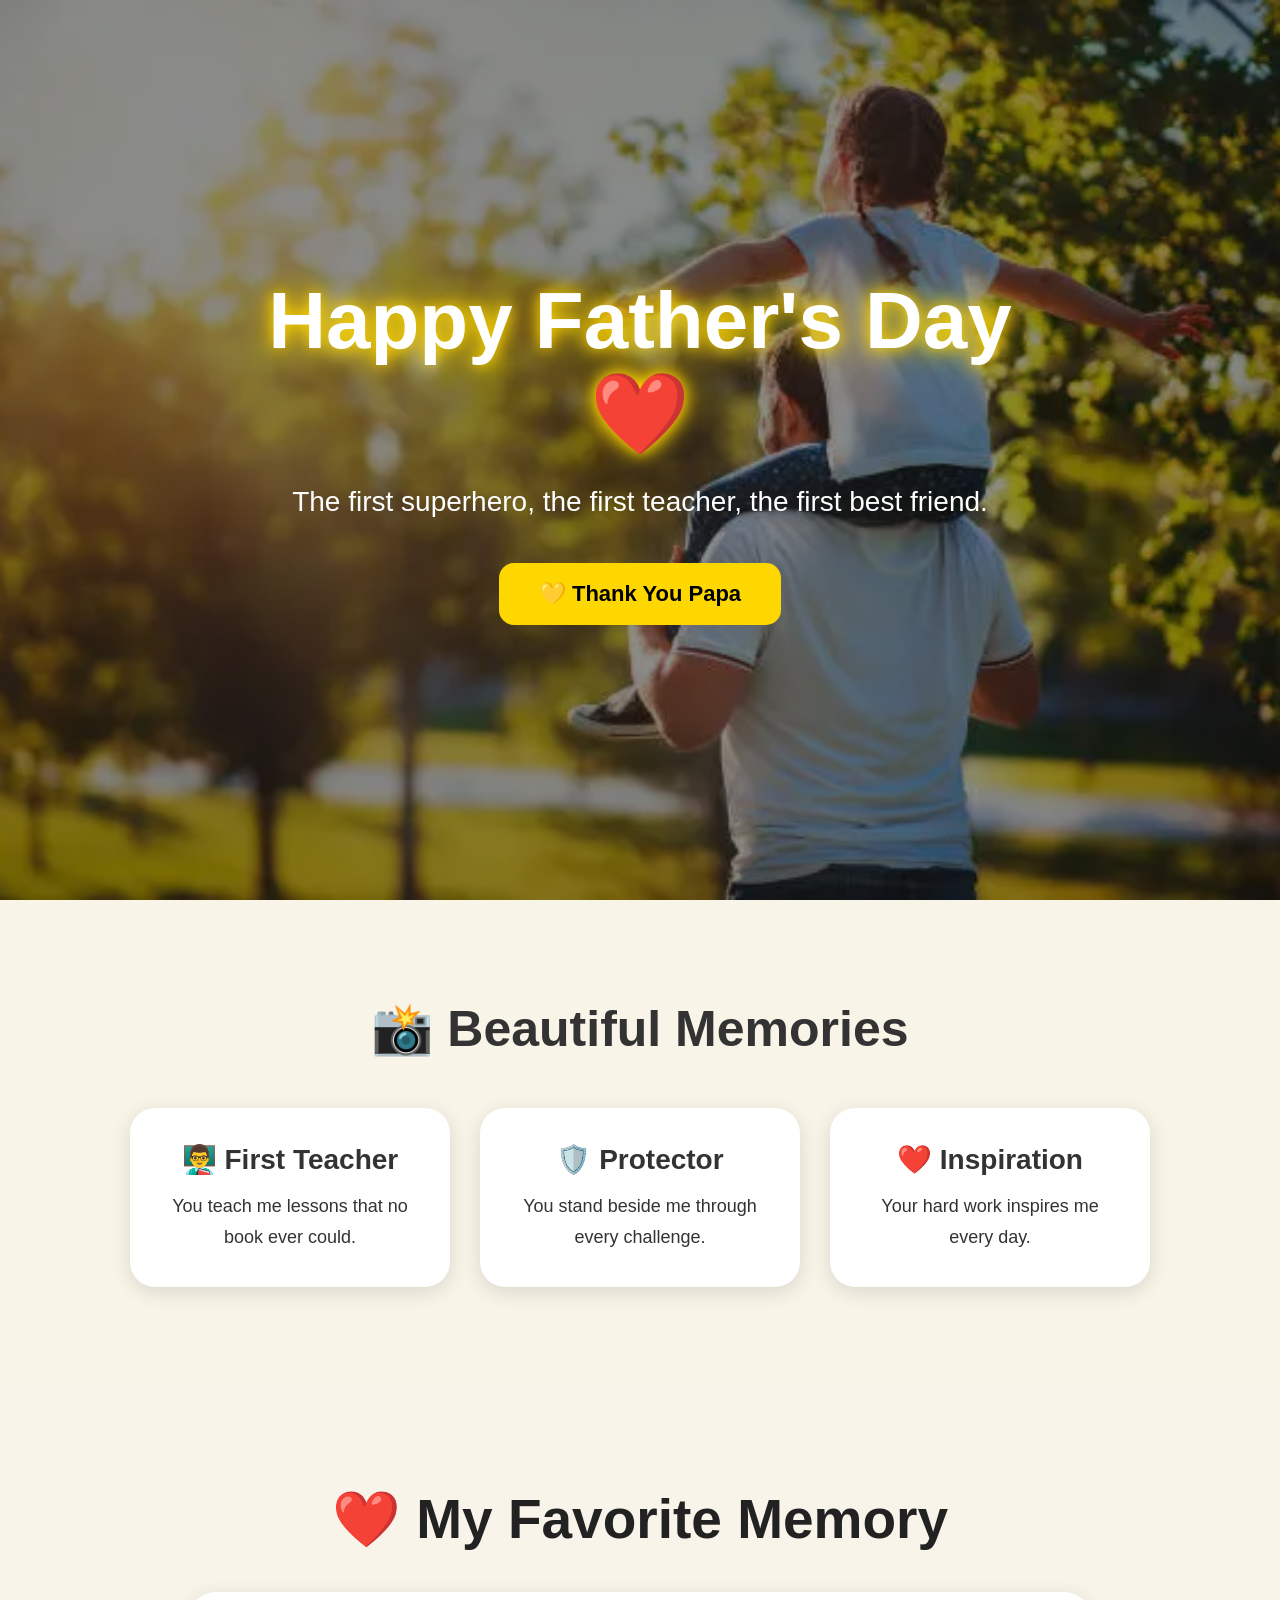
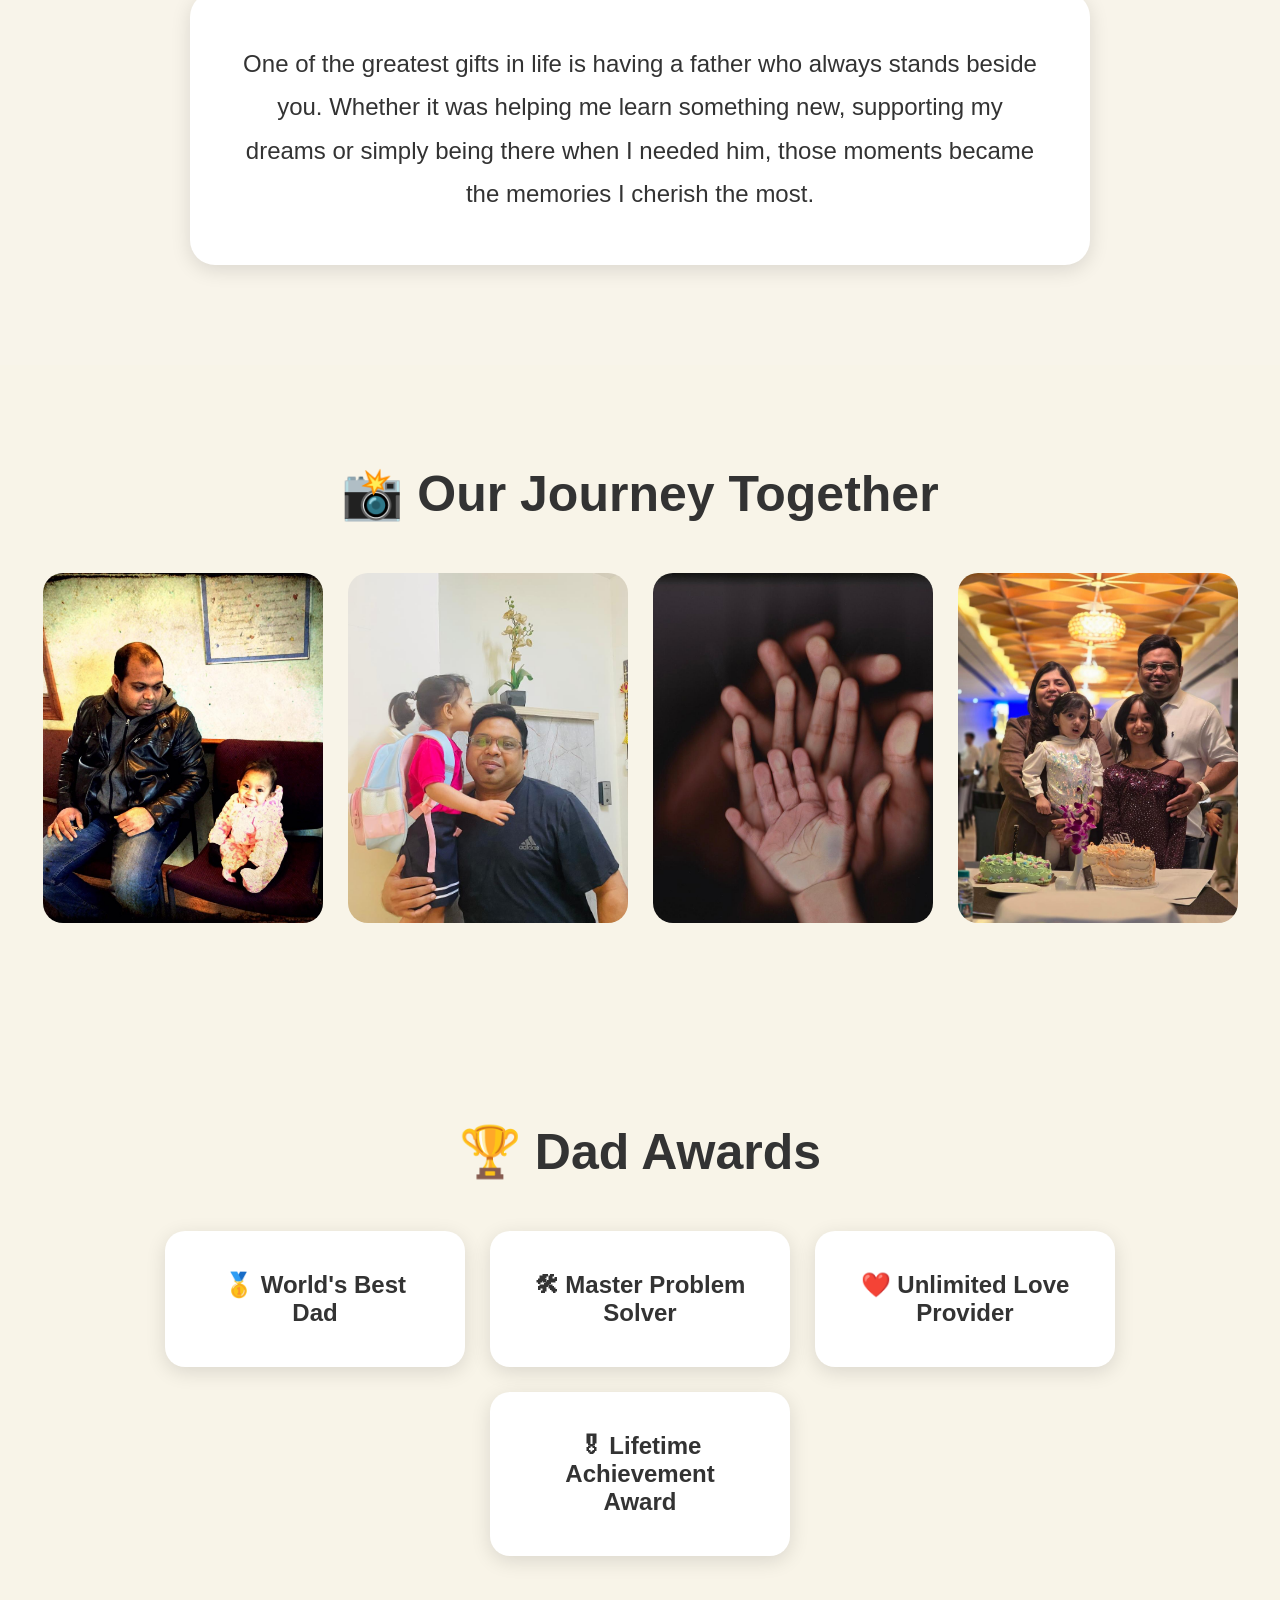
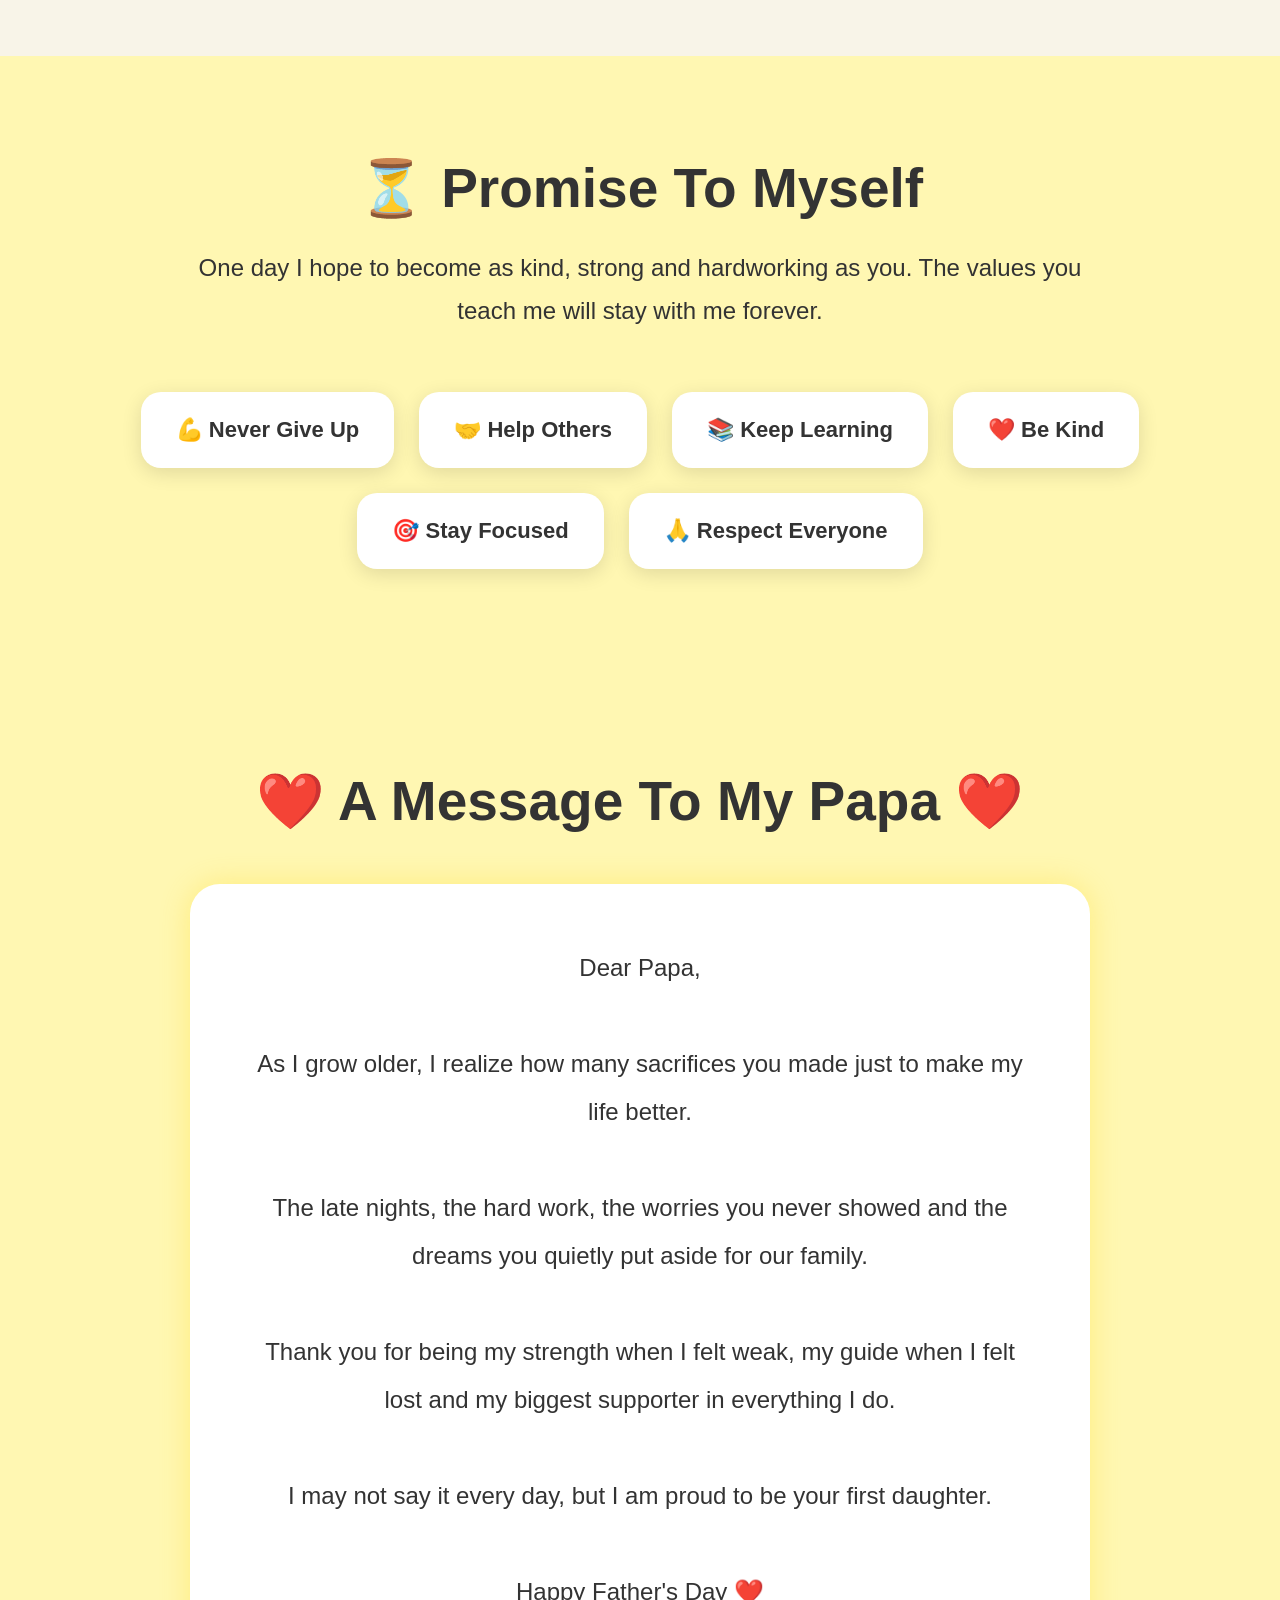
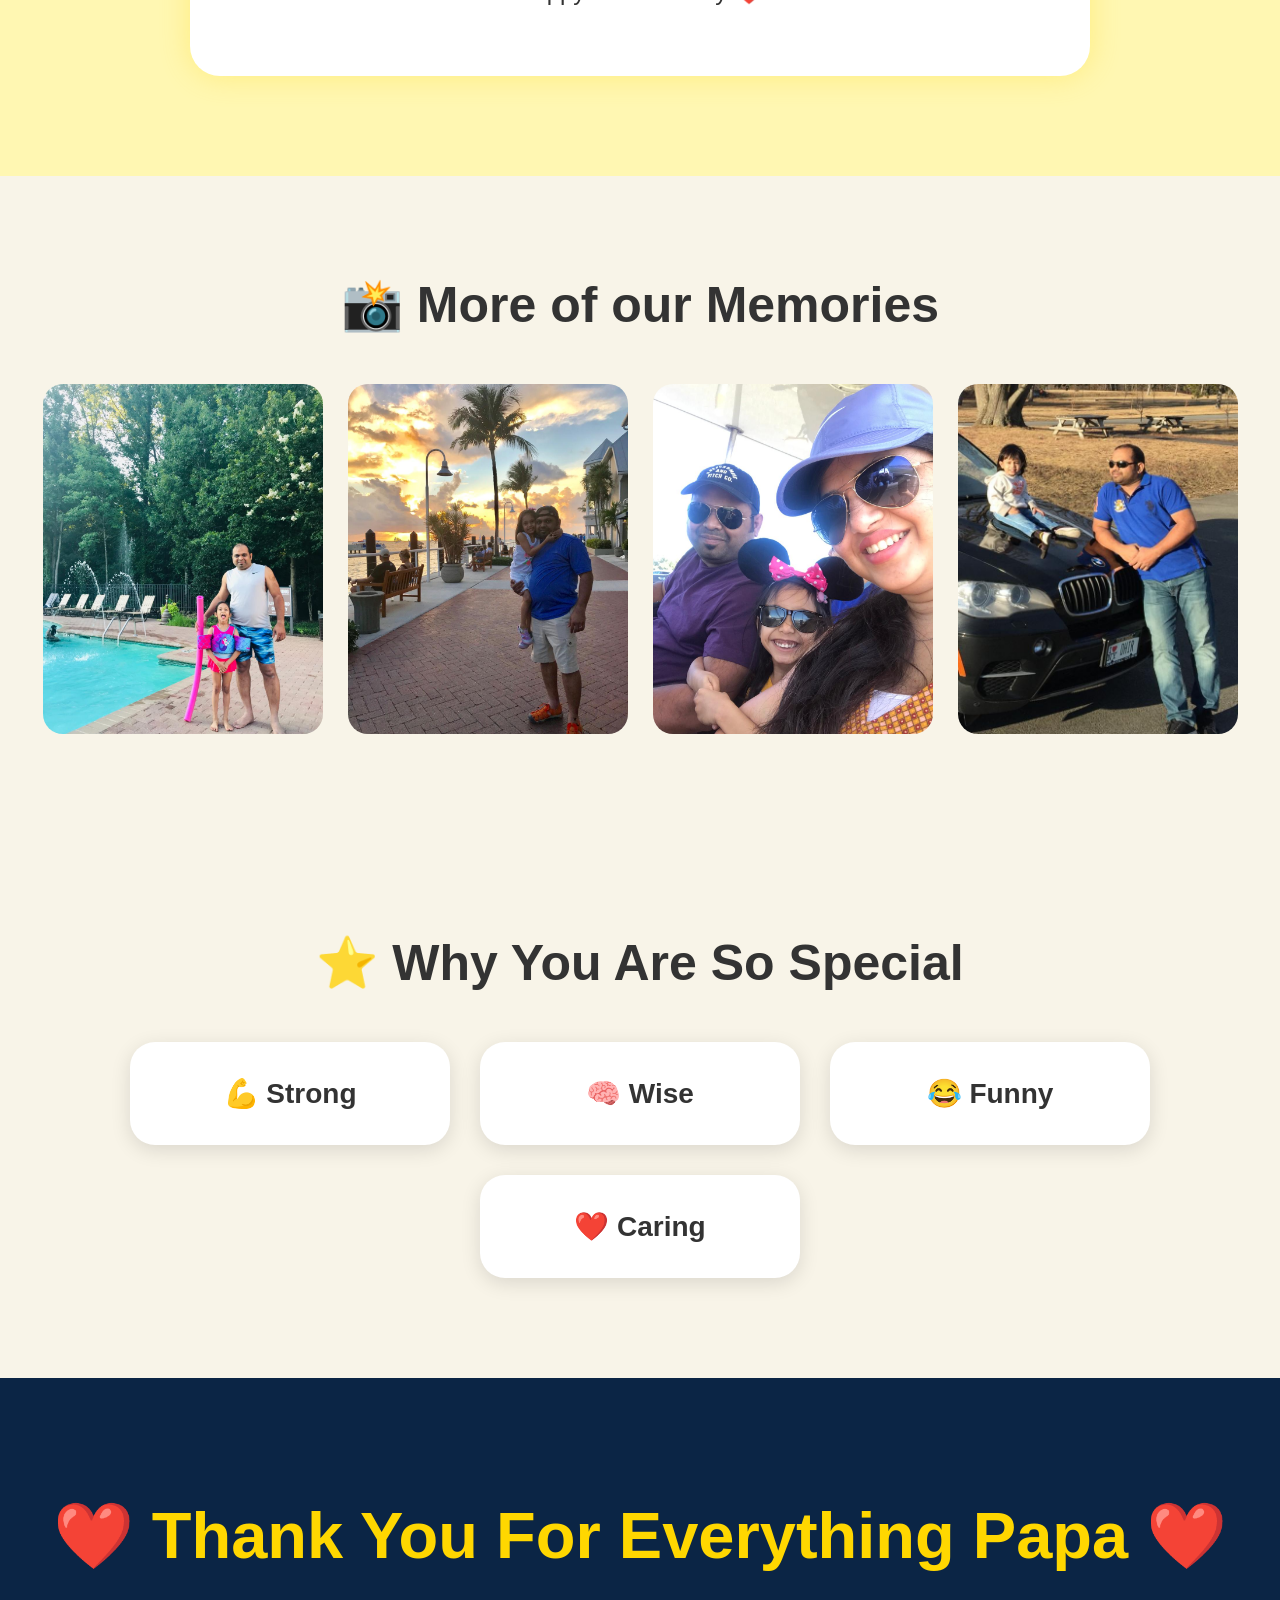
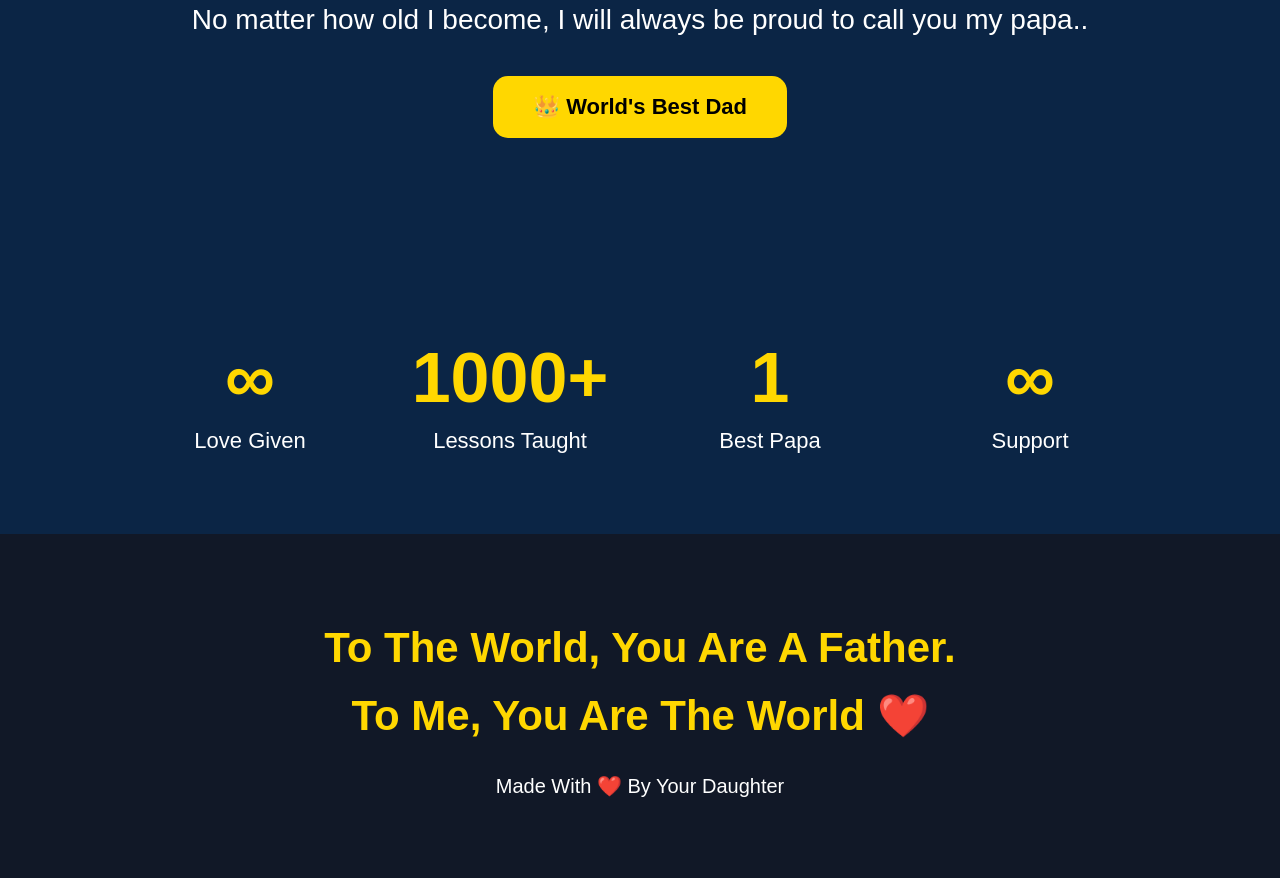
<file: index.html>
<!DOCTYPE html>
<html lang="en">

<head>
    <meta charset="UTF-8">
    <meta name="viewport" content="width=device-width, initial-scale=1.0">
    <title>Happy Father's Day ❤️</title>
    <link rel="stylesheet" href="Father.css">
</head>

<body>
    <section class="hero">
        <div class="overlay">
            <h1>Happy Father's Day ❤️</h1>
            <p>
                The first superhero, the first teacher,
                the first best friend.
            </p>

            <button onclick="openLovePopup()">
                💛 Thank You Papa
            </button>
        </div>
    </section>

    <section class="memories">
        <h2>📸 Beautiful Memories</h2>
        <div class="cards">
            <div class="card">
                <h3>👨‍🏫 First Teacher</h3>
                <p>
                    You teach me lessons that no book ever could.
                </p>
            </div>

            <div class="card">
                <h3>🛡️ Protector</h3>
                <p>
                    You stand beside me through every challenge.
                </p>
            </div>

            <div class="card">
                <h3>❤️ Inspiration</h3>
                <p>
                    Your hard work inspires me every day.
                </p>
            </div>
        </div>
    </section>

    <section class="memory-story">
        <h2>❤️ My Favorite Memory</h2>
        <div class="story-box">
            <p>
                One of the greatest gifts in life is having a father who
                always stands beside you.

                Whether it was helping me learn something new,
                supporting my dreams or simply being there when I needed him,
                those moments became the memories I cherish the most.
            </p>
        </div>
    </section>

    <section class="gallery">
        <h2>📸 Our Journey Together</h2>

        <div class="gallery-container">
            <img src="Dad1.jpeg">
            <img src="Dad2.jpeg">
            <img src="Dad3.jpeg">
            <img src="Dad4.jpeg">
        </div>
    </section>

    <section class="awards">
        <h2>🏆 Dad Awards</h2>
        <div class="award-cards">
            <div class="award-card">
                🥇 World's Best Dad
            </div>

            <div class="award-card">
                🛠 Master Problem Solver
            </div>

            <div class="award-card">
                ❤️ Unlimited Love Provider
            </div>

            <div class="award-card">
                🎖 Lifetime Achievement Award
            </div>
        </div>
    </section>

    <section class="dad-values">
        <h2>⏳ Promise To Myself</h2>
        <p class="promise-text">
            One day I hope to become as kind, strong and hardworking
            as you. The values you teach me will stay with me forever.
        </p>

        <div class="values-container">
            <div class="value-card">💪 Never Give Up</div>
            <div class="value-card">🤝 Help Others</div>
            <div class="value-card">📚 Keep Learning</div>
            <div class="value-card">❤️ Be Kind</div>
            <div class="value-card">🎯 Stay Focused</div>
            <div class="value-card">🙏 Respect Everyone</div>
        </div>
    </section>

    <section class="emotional-section">
        <h2>❤️ A Message To My Papa ❤️</h2>

        <div class="emotional-box">
            <p>
                Dear Papa,
                <br><br>
                As I grow older, I realize how many sacrifices you made
                just to make my life better.
                <br><br>
                The late nights, the hard work, the worries you never
                showed and the dreams you quietly put aside for our family.
                <br><br>
                Thank you for being my strength when I felt weak,
                my guide when I felt lost and my biggest supporter
                in everything I do.
                <br><br>
                I may not say it every day,
                but I am proud to be your first daughter.
                <br><br>
                Happy Father's Day ❤️
            </p>
        </div>
    </section>

    <section class="gallery">
        <h2>📸 More of our Memories</h2>

        <div class="gallery-container">
            <img src="Dad5.jpeg">
            <img src="Dad6.jpeg">
            <img src="Dad7.jpeg">
            <img src="Dad8.jpeg">
        </div>
    </section>

    <section class="special">
        <h2>⭐ Why You Are So Special</h2>
        <div class="cards">
            <div class="card">💪 Strong</div>
            <div class="card">🧠 Wise</div>
            <div class="card">😂 Funny</div>
            <div class="card">❤️ Caring</div>
        </div>
    </section>

    <section class="final-thanks">
        <h1>❤️ Thank You For Everything Papa ❤️</h1>

        <p>
            No matter how old I become,
            I will always be proud to call you my papa..
        </p>

        <button>
            👑 World's Best Dad
        </button>
    </section>

    <section class="impact">
        <div class="impact-box">
            <h1>∞</h1>
            <p>Love Given</p>
        </div>

        <div class="impact-box">
            <h1>1000+</h1>
            <p>Lessons Taught</p>
        </div>

        <div class="impact-box">
            <h1>1</h1>
            <p>Best Papa</p>
        </div>

        <div class="impact-box">
            <h1>∞</h1>
            <p>Support</p>
        </div>
    </section>

    <footer>
        <h2>
            To The World, You Are A Father.
            <br>
            To Me, You Are The World ❤️
        </h2>
        <p>
            Made With ❤️ By Your Daughter
        </p>
    </footer>

    <div class="popup" id="lovePopup">
        <div class="popup-content">
            <span class="close" onclick="closeLovePopup()">
                ×
            </span>

            <h2>❤️ Thank You Dad ❤️</h2>
            <p>
                You are my first hero,
                my greatest teacher
                and my forever inspiration.
                <br><br>
                Happy Father's Day 💛
            </p>
        </div>
    </div>

    <script src="Father.js"></script>
</body>
</html>
</file>
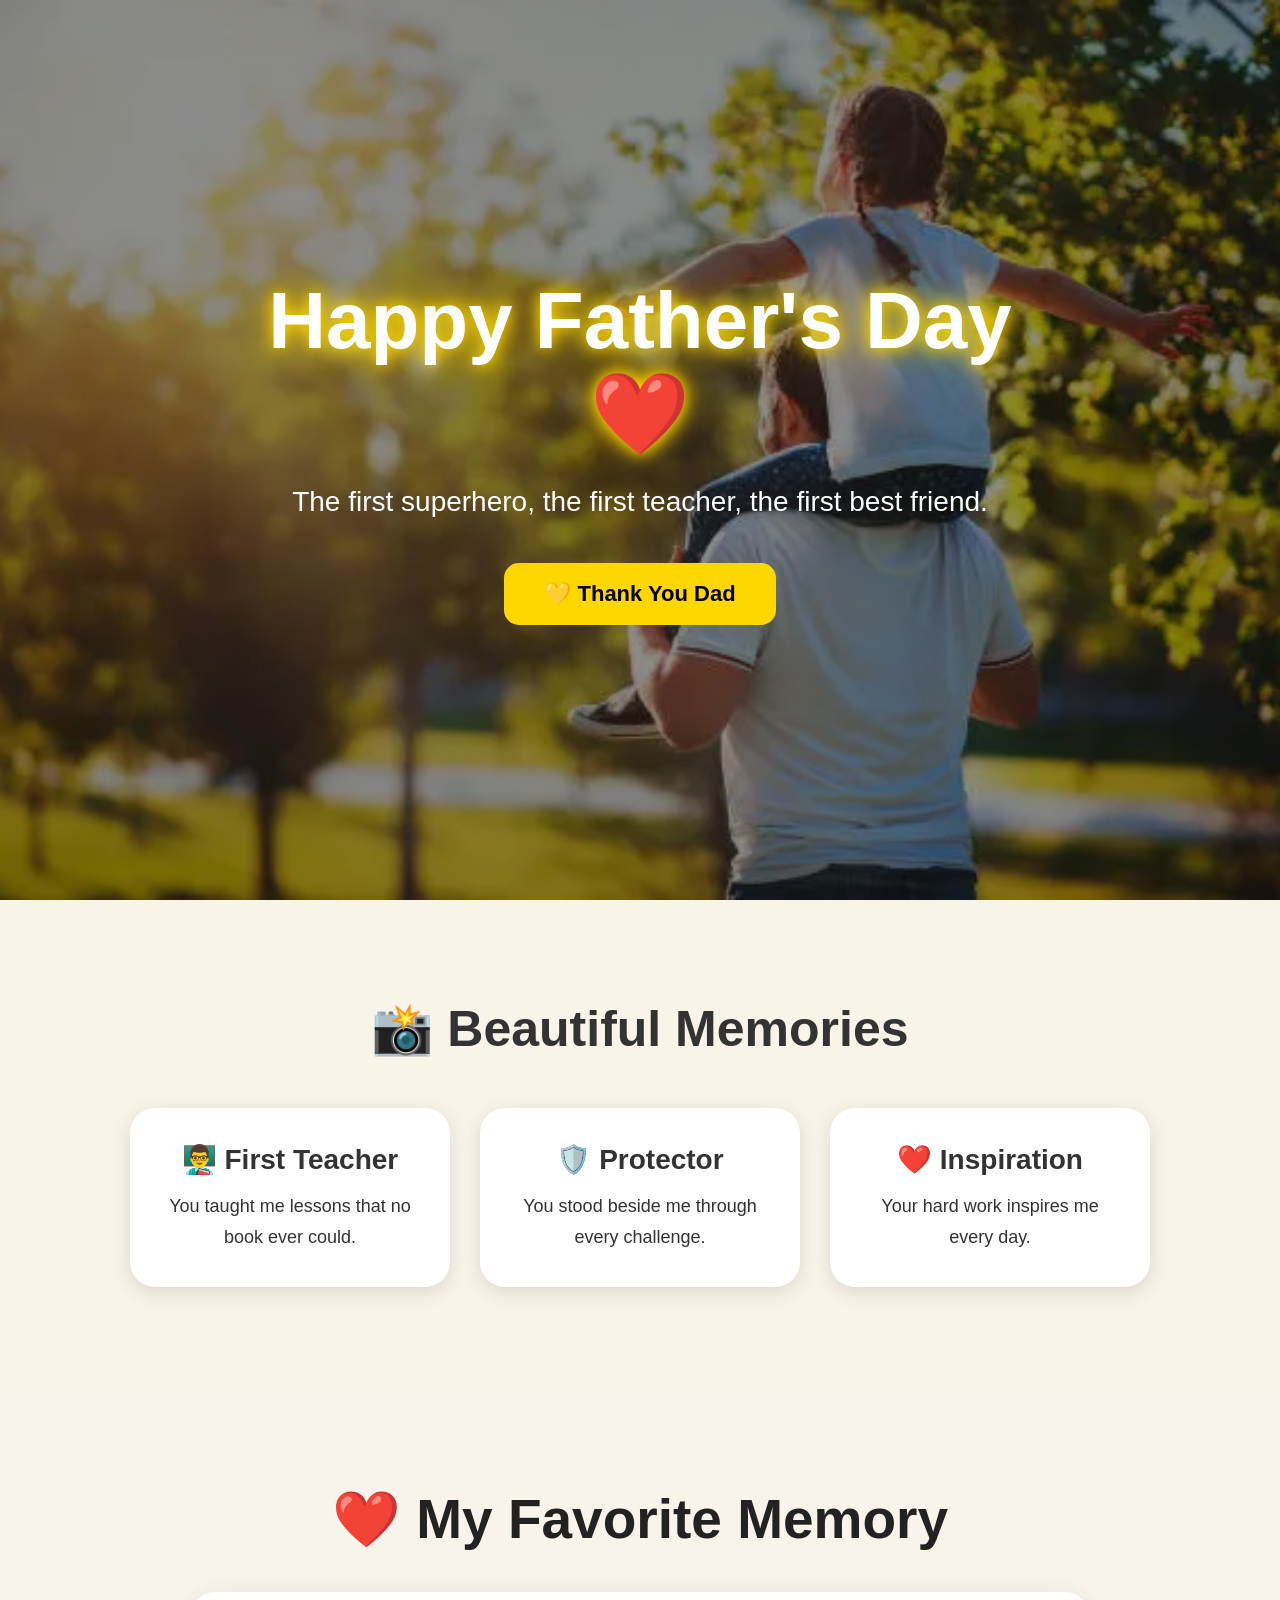
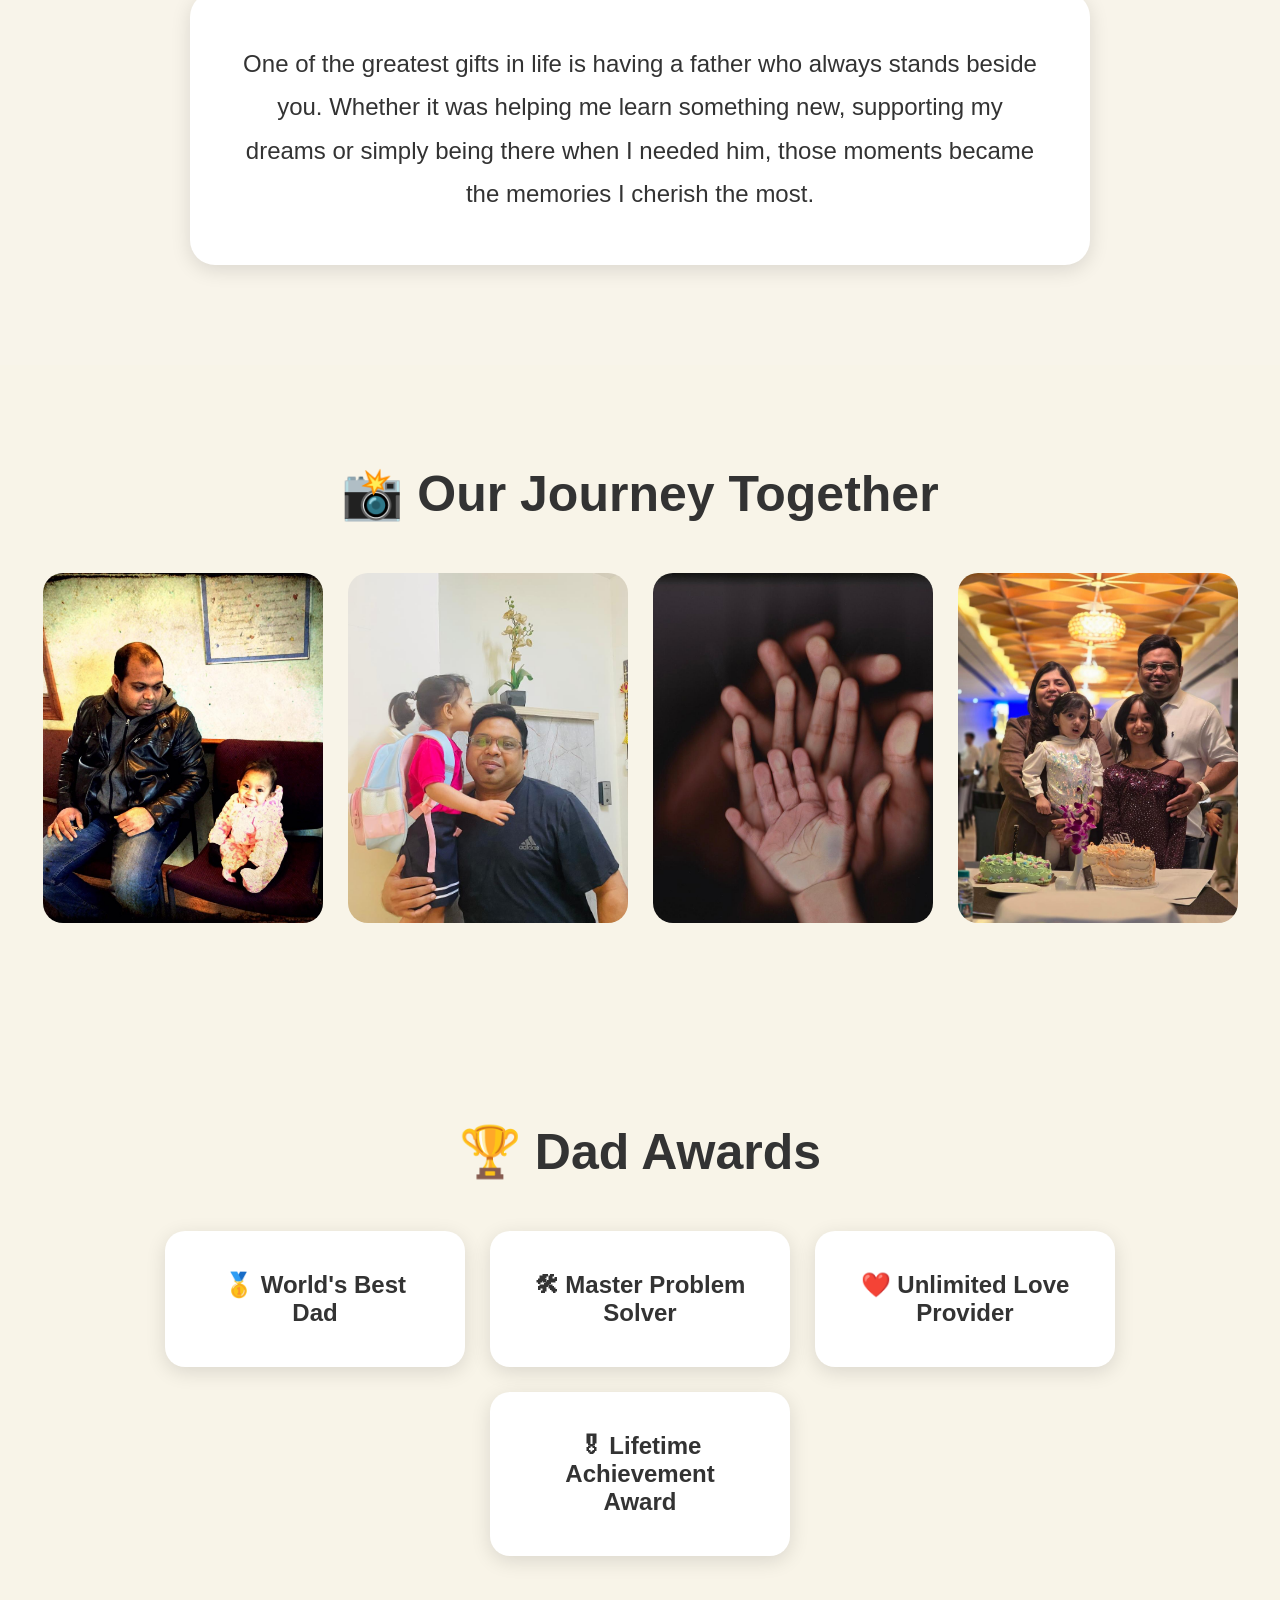
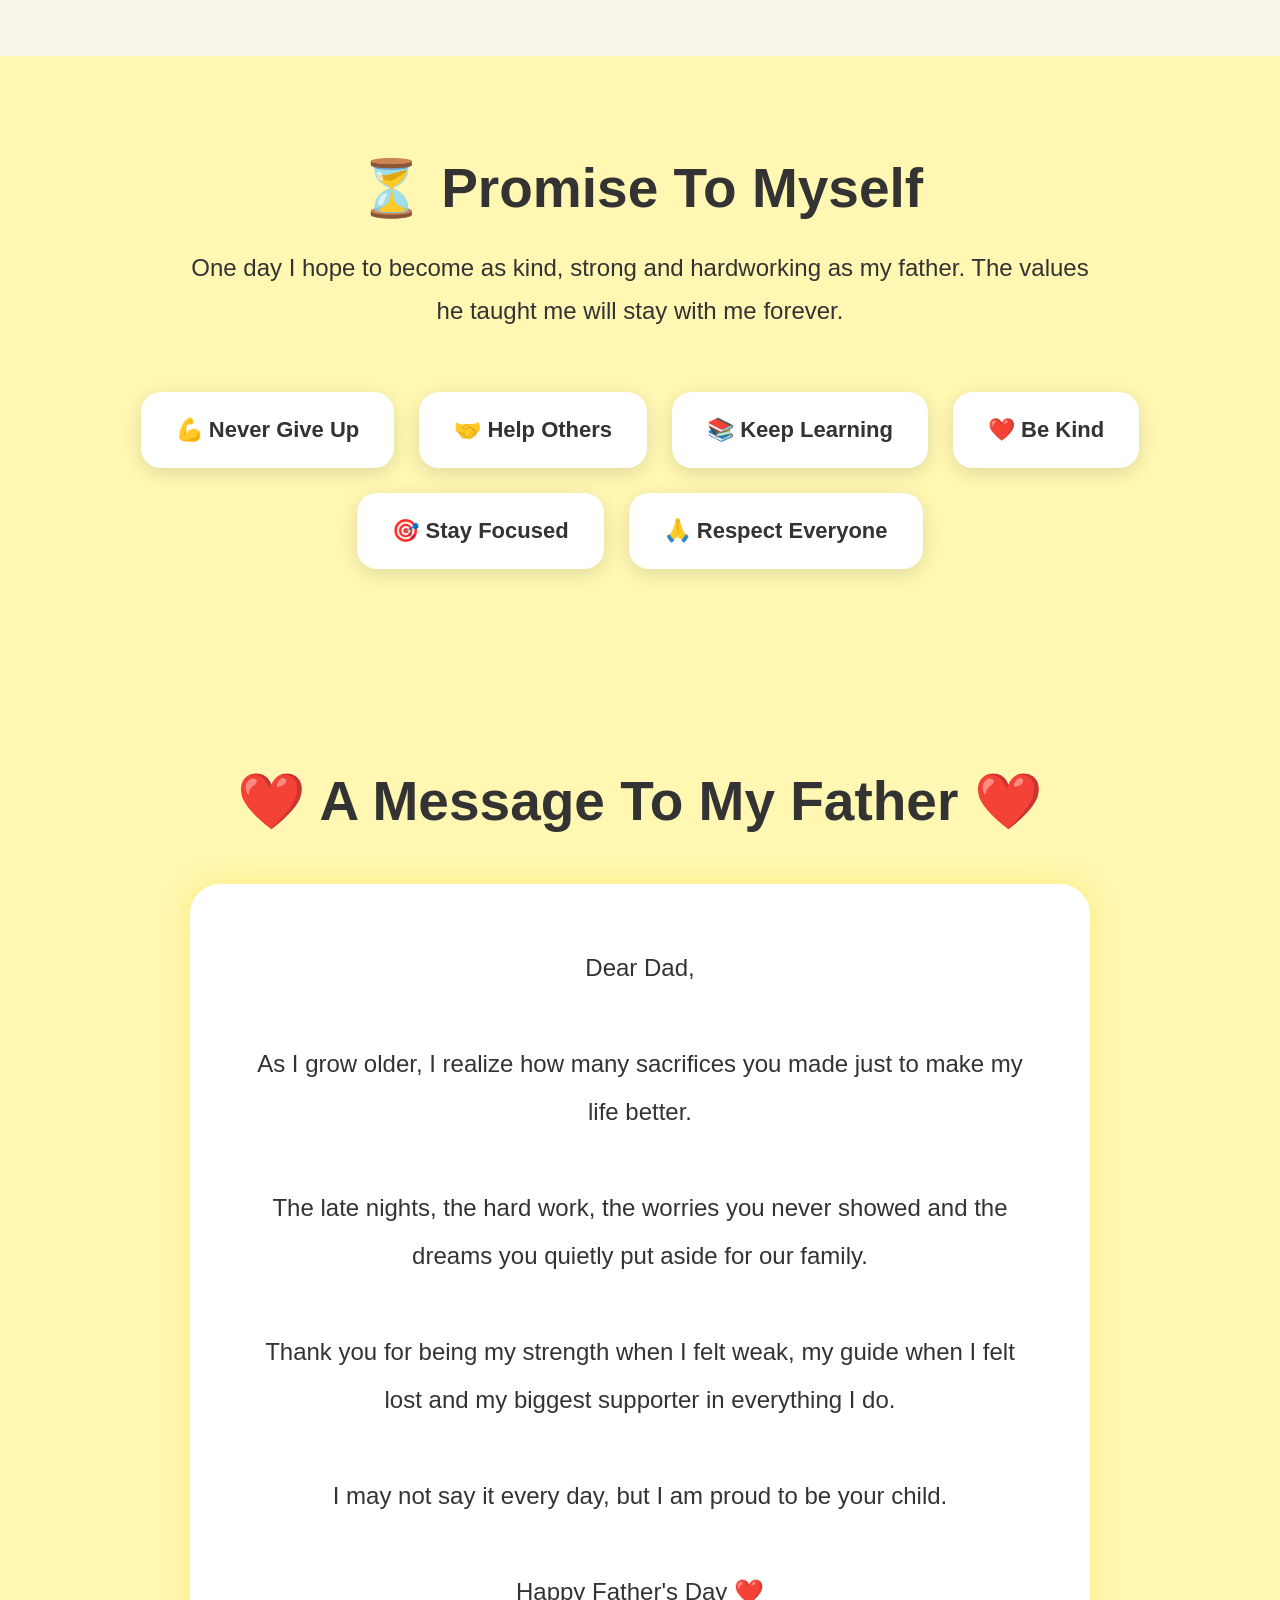
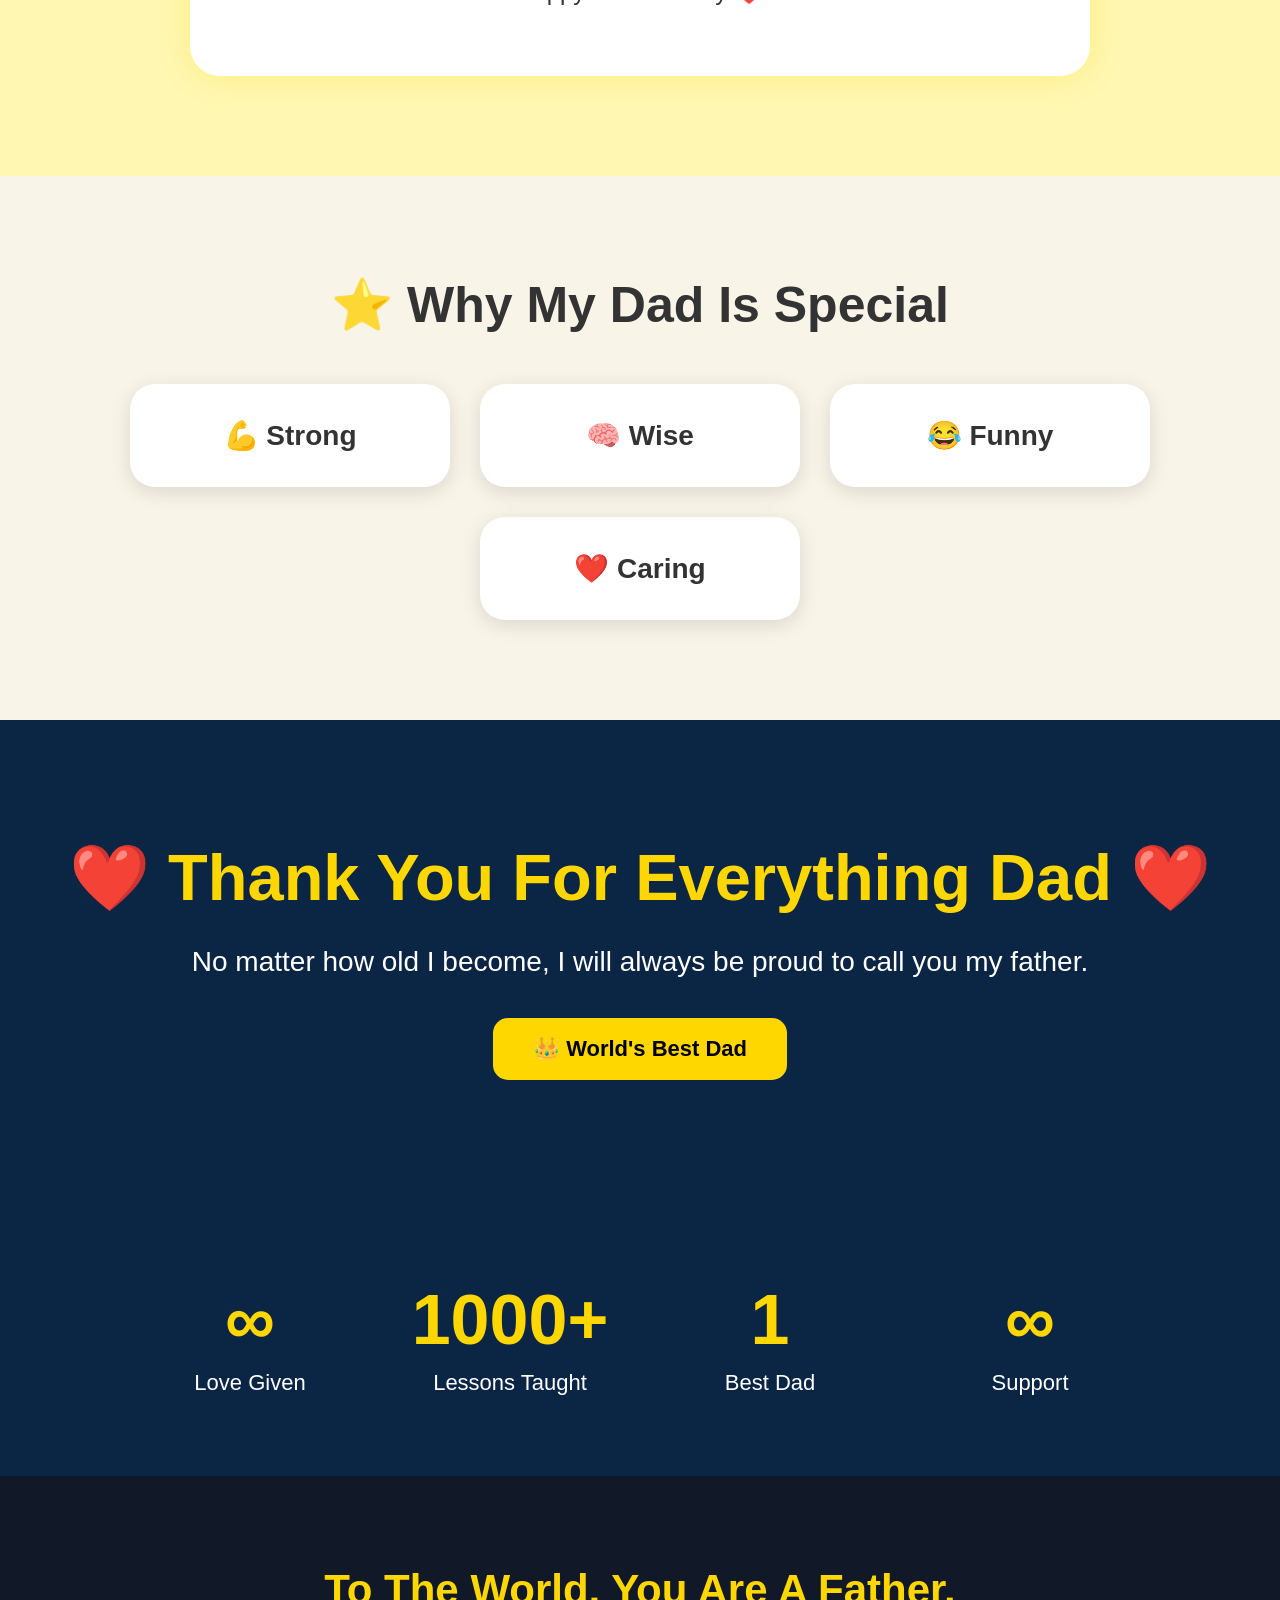
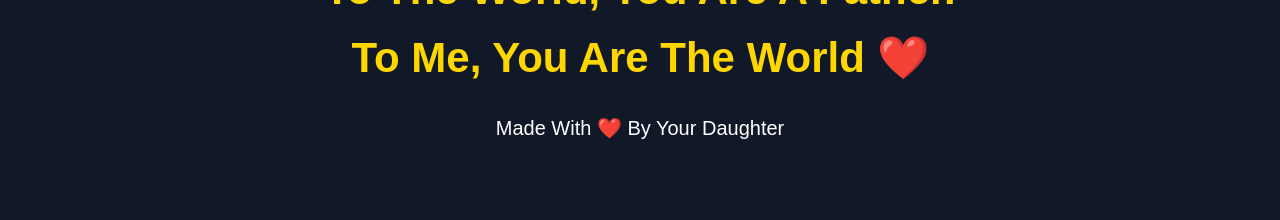
<file: Father.html>
<!DOCTYPE html>
<html lang="en">

<head>
    <meta charset="UTF-8">
    <meta name="viewport" content="width=device-width, initial-scale=1.0">
    <title>Happy Father's Day ❤️</title>
    <link rel="stylesheet" href="Father.css">
</head>

<body>
    <section class="hero">
        <div class="overlay">
            <h1>Happy Father's Day ❤️</h1>
            <p>
                The first superhero, the first teacher,
                the first best friend.
            </p>

            <button onclick="openLovePopup()">
                💛 Thank You Dad
            </button>
        </div>
    </section>

    <section class="memories">
        <h2>📸 Beautiful Memories</h2>
        <div class="cards">
            <div class="card">
                <h3>👨‍🏫 First Teacher</h3>
                <p>
                    You taught me lessons that no book ever could.
                </p>
            </div>

            <div class="card">
                <h3>🛡️ Protector</h3>
                <p>
                    You stood beside me through every challenge.
                </p>
            </div>

            <div class="card">
                <h3>❤️ Inspiration</h3>
                <p>
                    Your hard work inspires me every day.
                </p>
            </div>
        </div>
    </section>

    <section class="memory-story">
        <h2>❤️ My Favorite Memory</h2>
        <div class="story-box">
            <p>
                One of the greatest gifts in life is having a father who
                always stands beside you.

                Whether it was helping me learn something new,
                supporting my dreams or simply being there when I needed him,
                those moments became the memories I cherish the most.
            </p>
        </div>
    </section>

    <section class="gallery">
        <h2>📸 Our Journey Together</h2>

        <div class="gallery-container">
            <img src="Dad1.jpeg">
            <img src="Dad2.jpeg">
            <img src="Dad3.jpeg">
            <img src="Dad4.jpeg">
        </div>
    </section>

    <section class="awards">
        <h2>🏆 Dad Awards</h2>
        <div class="award-cards">
            <div class="award-card">
                🥇 World's Best Dad
            </div>

            <div class="award-card">
                🛠 Master Problem Solver
            </div>

            <div class="award-card">
                ❤️ Unlimited Love Provider
            </div>

            <div class="award-card">
                🎖 Lifetime Achievement Award
            </div>
        </div>
    </section>

    <section class="dad-values">
        <h2>⏳ Promise To Myself</h2>
        <p class="promise-text">
            One day I hope to become as kind, strong and hardworking
            as my father. The values he taught me will stay with me forever.
        </p>

        <div class="values-container">
            <div class="value-card">💪 Never Give Up</div>
            <div class="value-card">🤝 Help Others</div>
            <div class="value-card">📚 Keep Learning</div>
            <div class="value-card">❤️ Be Kind</div>
            <div class="value-card">🎯 Stay Focused</div>
            <div class="value-card">🙏 Respect Everyone</div>
        </div>
    </section>

    <section class="emotional-section">
        <h2>❤️ A Message To My Father ❤️</h2>

        <div class="emotional-box">
            <p>
                Dear Dad,
                <br><br>
                As I grow older, I realize how many sacrifices you made
                just to make my life better.
                <br><br>
                The late nights, the hard work, the worries you never
                showed and the dreams you quietly put aside for our family.
                <br><br>
                Thank you for being my strength when I felt weak,
                my guide when I felt lost and my biggest supporter
                in everything I do.
                <br><br>
                I may not say it every day,
                but I am proud to be your child.
                <br><br>
                Happy Father's Day ❤️
            </p>
        </div>
    </section>

    <section class="special">
        <h2>⭐ Why My Dad Is Special</h2>
        <div class="cards">
            <div class="card">💪 Strong</div>
            <div class="card">🧠 Wise</div>
            <div class="card">😂 Funny</div>
            <div class="card">❤️ Caring</div>
        </div>
    </section>

    <section class="final-thanks">
        <h1>❤️ Thank You For Everything Dad ❤️</h1>

        <p>
            No matter how old I become,
            I will always be proud to call you my father.
        </p>

        <button>
            👑 World's Best Dad
        </button>
    </section>

    <section class="impact">
        <div class="impact-box">
            <h1>∞</h1>
            <p>Love Given</p>
        </div>

        <div class="impact-box">
            <h1>1000+</h1>
            <p>Lessons Taught</p>
        </div>

        <div class="impact-box">
            <h1>1</h1>
            <p>Best Dad</p>
        </div>

        <div class="impact-box">
            <h1>∞</h1>
            <p>Support</p>
        </div>
    </section>

    <footer>
        <h2>
            To The World, You Are A Father.
            <br>
            To Me, You Are The World ❤️
        </h2>
        <p>
            Made With ❤️ By Your Daughter
        </p>
    </footer>

    <div class="popup" id="lovePopup">
        <div class="popup-content">
            <span class="close" onclick="closeLovePopup()">
                ×
            </span>

            <h2>❤️ Thank You Dad ❤️</h2>
            <p>
                You are my first hero,
                my greatest teacher
                and my forever inspiration.
                <br><br>
                Happy Father's Day 💛
            </p>
        </div>
    </div>

    <script src="Father.js"></script>
</body>
</html>
</file>
<file: Father.css>
* {
    margin: 0;
    padding: 0;
    box-sizing: border-box;
    font-family: Arial, sans-serif;
}

body {
    background: #f8f4e8;
    color: #333;
}

/* HERO */
.hero {
    height: 100vh;
    background:
        linear-gradient(rgba(0, 0, 0, .45),
            rgba(0, 0, 0, .45)),
        url("hero.webp") center/cover;
    display: flex;
    justify-content: center;
    align-items: center;
    text-align: center;
    color: white;
}

.overlay {
    max-width: 900px;
    padding: 20px;
}

.hero h1 {
    font-size: 80px;
    margin-bottom: 20px;
    text-shadow:
        0 0 15px gold,
        0 0 30px gold;
}

.hero p {
    font-size: 28px;
    margin-bottom: 40px;
    line-height: 1.5;
}

.hero button {
    background: #ffd700;
    border: none;
    padding: 18px 40px;
    border-radius: 15px;
    font-size: 22px;
    font-weight: bold;
    cursor: pointer;
    transition: .3s;
}

.hero button:hover {
    transform: scale(1.08);
    box-shadow:
        0 0 20px gold,
        0 0 40px gold;
}

/* MEMORIES */
.memories {
    padding: 100px 40px;
    text-align: center;
}

.memories h2 {
    font-size: 50px;
    margin-bottom: 50px;
}

.cards {
    display: flex;
    justify-content: center;
    gap: 30px;
    flex-wrap: wrap;
}

.card {
    width: 320px;
    background: white;
    padding: 35px;
    border-radius: 25px;
    box-shadow:
        0 5px 20px rgba(0, 0, 0, .12);
    transition: .3s;
}

.card:hover {
    transform: translateY(-10px);
    box-shadow:
        0 0 25px gold;
}

.card h3 {
    margin-bottom: 15px;
    font-size: 28px;
}

.card p {
    font-size: 18px;
    line-height: 1.7;
}

/* LETTER */
.letter {
    padding: 100px 20px;
    display: flex;
    justify-content: center;
}

.letter-box {
    max-width: 900px;
    background: rgba(255, 255, 255, .85);
    backdrop-filter: blur(10px);
    padding: 50px;
    border-radius: 30px;
    text-align: center;
    box-shadow:
        0 0 30px rgba(255, 215, 0, .25);
}

.letter-box h2 {
    font-size: 45px;
    margin-bottom: 30px;
}

.letter-box p {
    font-size: 22px;
    line-height: 2;
}

/* SPECIAL */
.special {
    padding: 100px 20px;
    text-align: center;
}

.special h2 {
    font-size: 50px;
    margin-bottom: 50px;
}

.special .card {
    font-size: 28px;
    font-weight: bold;
}

/* IMPACT */
.impact {
    background: #0b2545;
    color: white;
    padding: 80px 20px;
    display: flex;
    justify-content: center;
    gap: 60px;
    flex-wrap: wrap;
    text-align: center;
}

.impact-box {
    min-width: 200px;
}

.impact-box h1 {
    font-size: 70px;
    color: #ffd700;
    margin-bottom: 10px;
}

.impact-box p {
    font-size: 22px;
}

/* FOOTER */
footer {
    background: #111827;
    color: white;
    text-align: center;
    padding: 80px 20px;
}

footer h2 {
    font-size: 42px;
    line-height: 1.6;
    margin-bottom: 25px;
    color: #ffd700;
}

footer p {
    font-size: 20px;
}

/* POPUP */
.popup {
    display: none;
    position: fixed;
    top: 0;
    left: 0;
    width: 100%;
    height: 100%;
    background: rgba(0, 0, 0, .75);
    justify-content: center;
    align-items: center;
    z-index: 9999;
}

.popup-content {
    background: white;
    width: 500px;
    padding: 40px;
    border-radius: 25px;
    text-align: center;
    position: relative;
}

.popup-content h2 {
    font-size: 35px;
    margin-bottom: 20px;
}

.popup-content p {
    font-size: 22px;
    line-height: 1.8;
}

.close {
    position: absolute;
    top: 15px;
    right: 25px;
    font-size: 35px;
    cursor: pointer;
}

/* MOBILE */
@media(max-width:768px) {
    .hero h1 {
        font-size: 50px;
    }

    .hero p {
        font-size: 20px;
    }

    .memories h2,
    .special h2,
    .letter-box h2 {
        font-size: 35px;
    }

    .impact-box h1 {
        font-size: 50px;
    }

    footer h2 {
        font-size: 30px;
    }
}

.emotional-section {
    padding: 100px 20px;
    text-align: center;
    background: #fff7b2;
}

.emotional-section h2 {
    font-size: 55px;
    margin-bottom: 50px;
}

.emotional-box {
    max-width: 900px;
    margin: auto;
    background: white;
    padding: 60px;
    border-radius: 30px;
    box-shadow:
        0 0 30px rgba(255, 215, 0, .3);
}

.emotional-box p {
    font-size: 24px;
    line-height: 2;
}

.gallery {
    padding: 100px 20px;
    text-align: center;
}

.gallery h2 {
    font-size: 50px;
    margin-bottom: 50px;
}

.gallery-container {
    display: flex;
    justify-content: center;
    gap: 25px;
    flex-wrap: wrap;
}

.gallery-container img {
    width: 280px;
    height: 350px;
    object-fit: cover;
    border-radius: 20px;
    transition: .3s;
}

.gallery-container img:hover {
    transform: scale(1.05);
    box-shadow:
        0 0 25px gold;
}

.awards {
    padding: 100px 20px;
    text-align: center;
}

.awards h2 {
    font-size: 50px;
    margin-bottom: 50px;
}

.award-cards {
    display: flex;
    justify-content: center;
    gap: 25px;
    flex-wrap: wrap;
}

.award-card {
    width: 300px;
    background: white;
    padding: 40px;
    border-radius: 20px;
    font-size: 24px;
    font-weight: bold;
    transition: .3s;
    box-shadow:
        0 5px 20px rgba(0, 0, 0, .12);
}

.award-card:hover {
    transform: translateY(-10px);
    box-shadow:
        0 0 25px gold;
}

.final-thanks {
    background: #0b2545;
    color: white;
    text-align: center;
    padding: 120px 20px;
}

.final-thanks h1 {
    font-size: 65px;
    margin-bottom: 30px;
    color: #ffd700;
}

.final-thanks p {
    font-size: 28px;
    margin-bottom: 40px;
}

.final-thanks button {
    background: #ffd700;
    border: none;
    padding: 18px 40px;
    border-radius: 15px;
    font-size: 22px;
    font-weight: bold;
}

.dad-values {
    padding: 100px 20px;
    text-align: center;
    background: #fff7b2;
}

.dad-values h2 {
    font-size: 55px;
    margin-bottom: 25px;
}

.promise-text {
    max-width: 900px;
    margin: auto;
    font-size: 24px;
    line-height: 1.8;
    margin-bottom: 60px;
}

.values-container {
    display: flex;
    justify-content: center;
    gap: 25px;
    flex-wrap: wrap;
}

.value-card {
    background: white;
    padding: 25px 35px;
    border-radius: 20px;
    font-size: 22px;
    font-weight: bold;
    box-shadow: 0 5px 20px rgba(0, 0, 0, .12);
    transition: .3s;
}

.value-card:hover {
    transform: translateY(-8px);
    box-shadow: 0 0 20px gold;
}

.memory-story {
    padding: 100px 20px;
    text-align: center;
    background: #f8f4ea;
}

.memory-story h2 {
    font-size: 55px;
    margin-bottom: 40px;
    color: #222;
}

.story-box {
    max-width: 900px;
    margin: auto;
    background: white;
    padding: 50px;
    border-radius: 25px;
    box-shadow: 0 5px 20px rgba(0, 0, 0, .12);
}

.story-box p {
    font-size: 24px;
    line-height: 1.8;
    color: #333;
}

/*IT WAS 701 LINES OF CODE BEFORE*/
/*I DELETED 252 LINES FROM THIS(EXCESS LINES)*/
</file>
